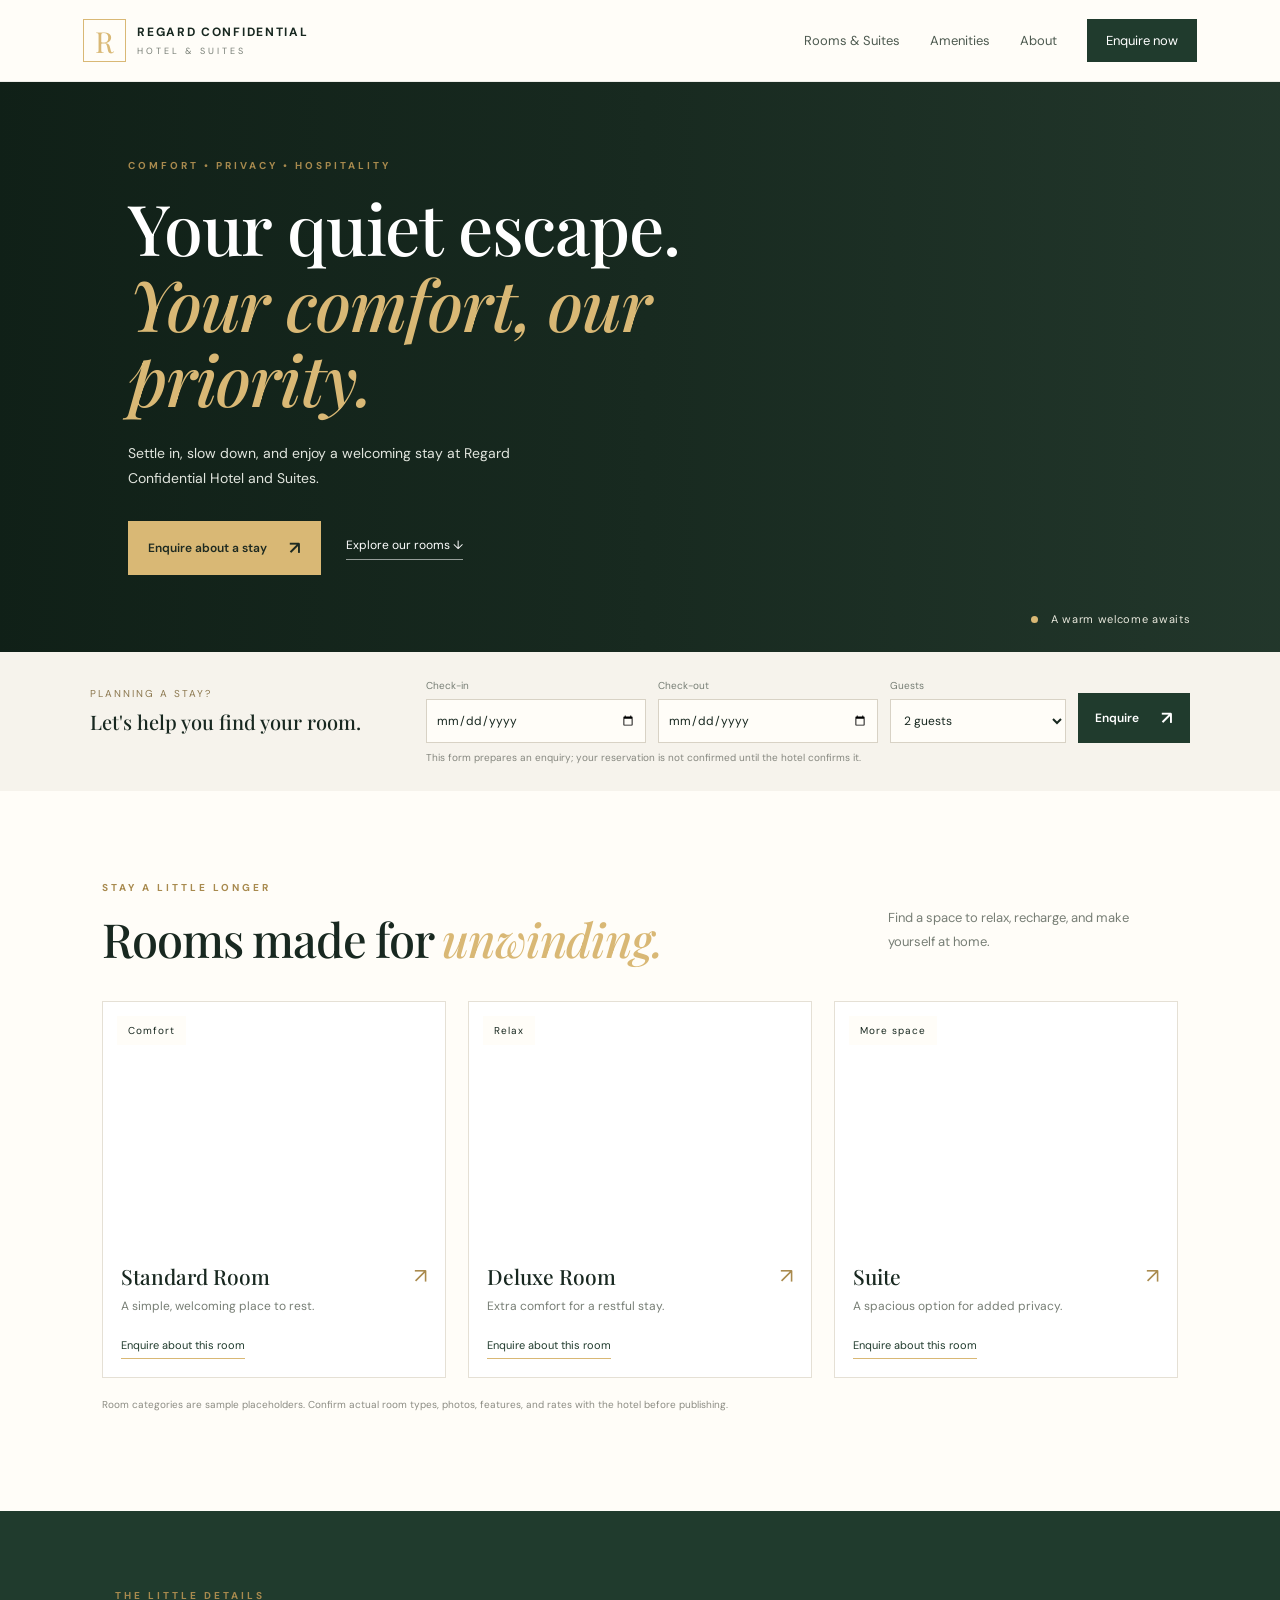
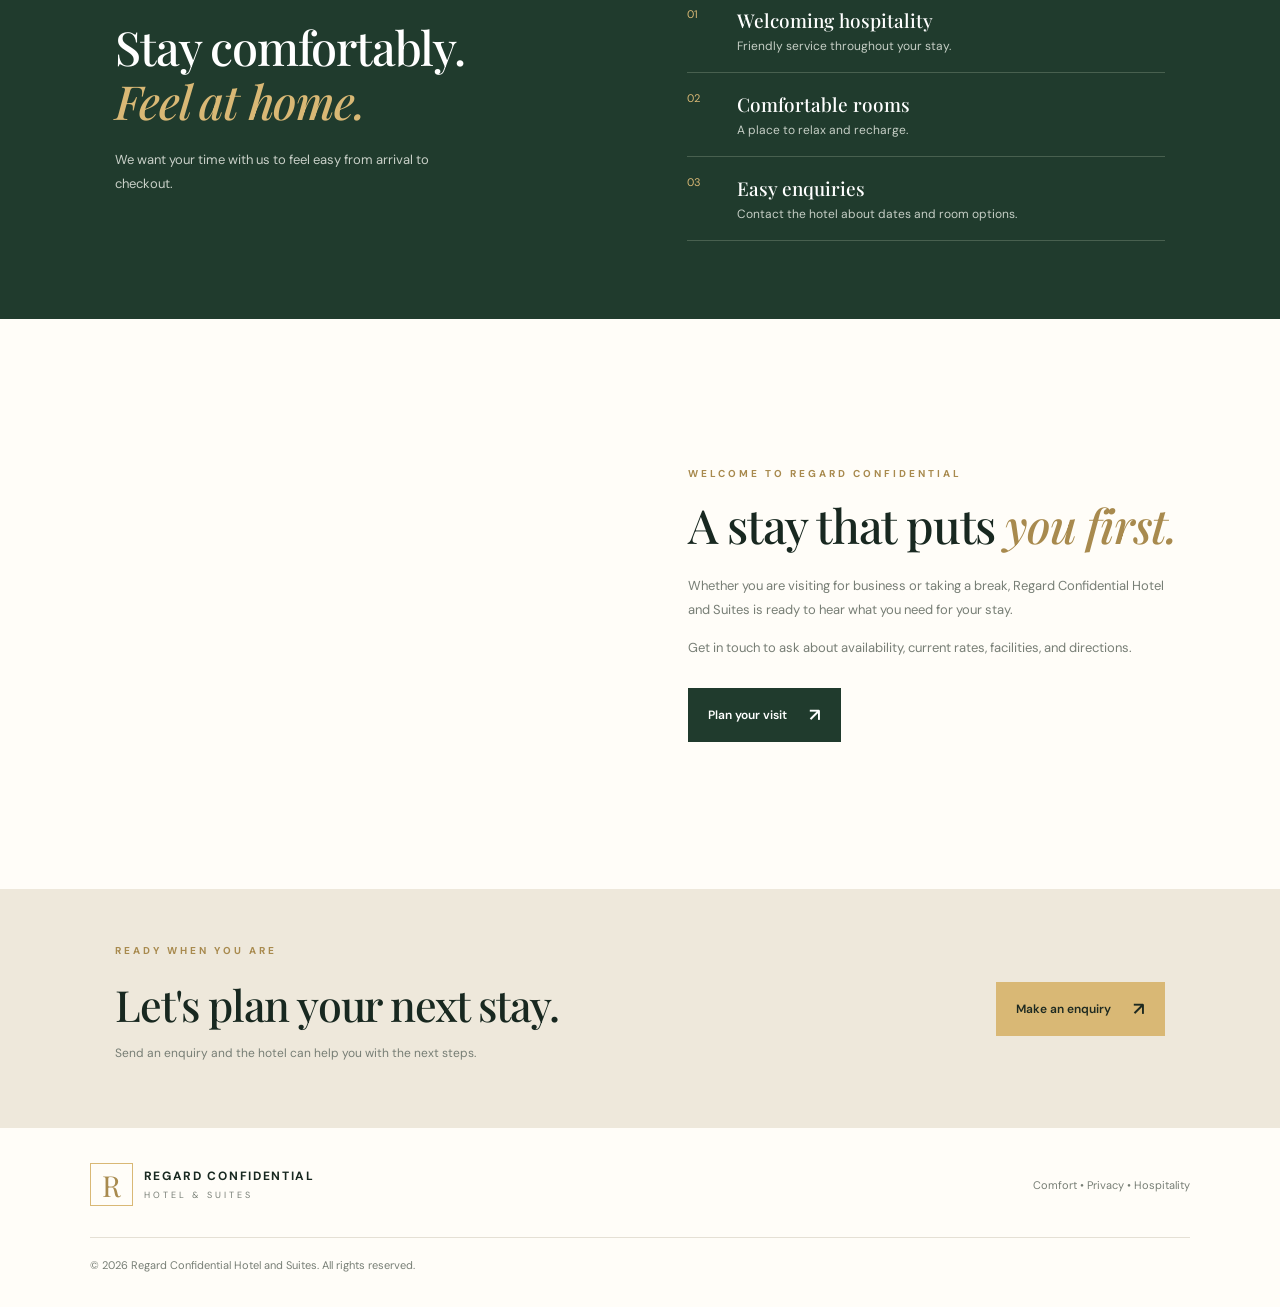
<file: index.html>
<!DOCTYPE html>
<html lang="en">
<head>
  <meta charset="UTF-8">
  <meta name="viewport" content="width=device-width, initial-scale=1.0">
  <meta name="description" content="Discover Regard Confidential Hotel and Suites. Explore rooms, amenities, and contact the hotel to enquire about your stay.">
  <title>Regard Confidential Hotel & Suites</title>
  <link rel="stylesheet" href="style.css">
</head>
<body>
  <header class="site-header">
    <a class="brand" href="#home" aria-label="Regard Confidential Hotel home">
      <span class="brand-mark">R</span>
      <span><strong>REGARD CONFIDENTIAL</strong><small>HOTEL & SUITES</small></span>
    </a>
    <button class="menu-toggle" id="menuToggle" aria-label="Open navigation" aria-expanded="false">☰</button>
    <nav id="mainNav">
      <a href="#rooms">Rooms & Suites</a>
      <a href="#amenities">Amenities</a>
      <a href="#about">About</a>
      <a class="nav-book" href="#booking">Enquire now</a>
    </nav>
  </header>

  <main>
    <section class="hero" id="home">
      <div class="hero-shade"></div>
      <div class="hero-content">
        <p class="eyebrow">COMFORT • PRIVACY • HOSPITALITY</p>
        <h1>Your quiet escape.<br><em>Your comfort, our priority.</em></h1>
        <p class="hero-copy">Settle in, slow down, and enjoy a welcoming stay at Regard Confidential Hotel and Suites.</p>
        <div class="hero-actions">
          <a class="button button-gold" href="#booking">Enquire about a stay <span>↗</span></a>
          <a class="text-link" href="#rooms">Explore our rooms ↓</a>
        </div>
      </div>
      <div class="hero-note"><span class="dot"></span> A warm welcome awaits</div>
    </section>

    <section class="booking-strip" id="booking">
      <div><span class="field-label">Planning a stay?</span><strong>Let's help you find your room.</strong></div>
      <form id="bookingForm" class="booking-form">
        <label>Check-in <input type="date" id="checkin" required></label>
        <label>Check-out <input type="date" id="checkout" required></label>
        <label>Guests
          <select id="guests"><option>1 guest</option><option selected>2 guests</option><option>3 guests</option><option>4 guests</option><option>5+ guests</option></select>
        </label>
        <button class="button button-dark" type="submit">Enquire <span>↗</span></button>
      </form>
      <p class="form-note">This form prepares an enquiry; your reservation is not confirmed until the hotel confirms it.</p>
    </section>

    <section class="section rooms-section" id="rooms">
      <div class="section-heading">
        <div><p class="eyebrow">STAY A LITTLE LONGER</p><h2>Rooms made for <em>unwinding.</em></h2></div>
        <p>Find a space to relax, recharge, and make yourself at home.</p>
      </div>
      <div class="room-grid">
        <article class="room-card">
          <div class="room-image room-one"><span class="image-tag">Comfort</span></div>
          <div class="room-details"><div><h3>Standard Room</h3><p>A simple, welcoming place to rest.</p></div><span class="room-arrow">↗</span></div>
          <button class="room-enquire" data-room="Standard Room">Enquire about this room</button>
        </article>
        <article class="room-card">
          <div class="room-image room-two"><span class="image-tag">Relax</span></div>
          <div class="room-details"><div><h3>Deluxe Room</h3><p>Extra comfort for a restful stay.</p></div><span class="room-arrow">↗</span></div>
          <button class="room-enquire" data-room="Deluxe Room">Enquire about this room</button>
        </article>
        <article class="room-card">
          <div class="room-image room-three"><span class="image-tag">More space</span></div>
          <div class="room-details"><div><h3>Suite</h3><p>A spacious option for added privacy.</p></div><span class="room-arrow">↗</span></div>
          <button class="room-enquire" data-room="Suite">Enquire about this room</button>
        </article>
      </div>
      <p class="disclaimer">Room categories are sample placeholders. Confirm actual room types, photos, features, and rates with the hotel before publishing.</p>
    </section>

    <section class="amenities" id="amenities">
      <div class="amenities-intro"><p class="eyebrow">THE LITTLE DETAILS</p><h2>Stay comfortably.<br><em>Feel at home.</em></h2><p>We want your time with us to feel easy from arrival to checkout.</p></div>
      <div class="amenity-list">
        <div><span>01</span><strong>Welcoming hospitality</strong><p>Friendly service throughout your stay.</p></div>
        <div><span>02</span><strong>Comfortable rooms</strong><p>A place to relax and recharge.</p></div>
        <div><span>03</span><strong>Easy enquiries</strong><p>Contact the hotel about dates and room options.</p></div>
      </div>
    </section>

    <section class="about-section section" id="about">
      <div class="about-image"></div>
      <div class="about-copy"><p class="eyebrow">WELCOME TO REGARD CONFIDENTIAL</p><h2>A stay that puts <em>you first.</em></h2><p>Whether you are visiting for business or taking a break, Regard Confidential Hotel and Suites is ready to hear what you need for your stay.</p><p>Get in touch to ask about availability, current rates, facilities, and directions.</p><a class="button button-dark" href="#booking">Plan your visit <span>↗</span></a></div>
    </section>

    <section class="contact-band">
      <div><p class="eyebrow">READY WHEN YOU ARE</p><h2>Let's plan your next stay.</h2><p>Send an enquiry and the hotel can help you with the next steps.</p></div>
      <a class="button button-gold" href="#booking">Make an enquiry <span>↗</span></a>
    </section>
  </main>

  <footer class="site-footer">
    <a class="brand footer-brand" href="#home"><span class="brand-mark">R</span><span><strong>REGARD CONFIDENTIAL</strong><small>HOTEL & SUITES</small></span></a>
    <p>Comfort • Privacy • Hospitality</p>
    <p class="copyright">© <span id="year"></span> Regard Confidential Hotel and Suites. All rights reserved.</p>
  </footer>
  <div class="toast" id="toast" role="status" aria-live="polite"></div>
  <script src="script.js"></script>
</body>
</html>
</file>
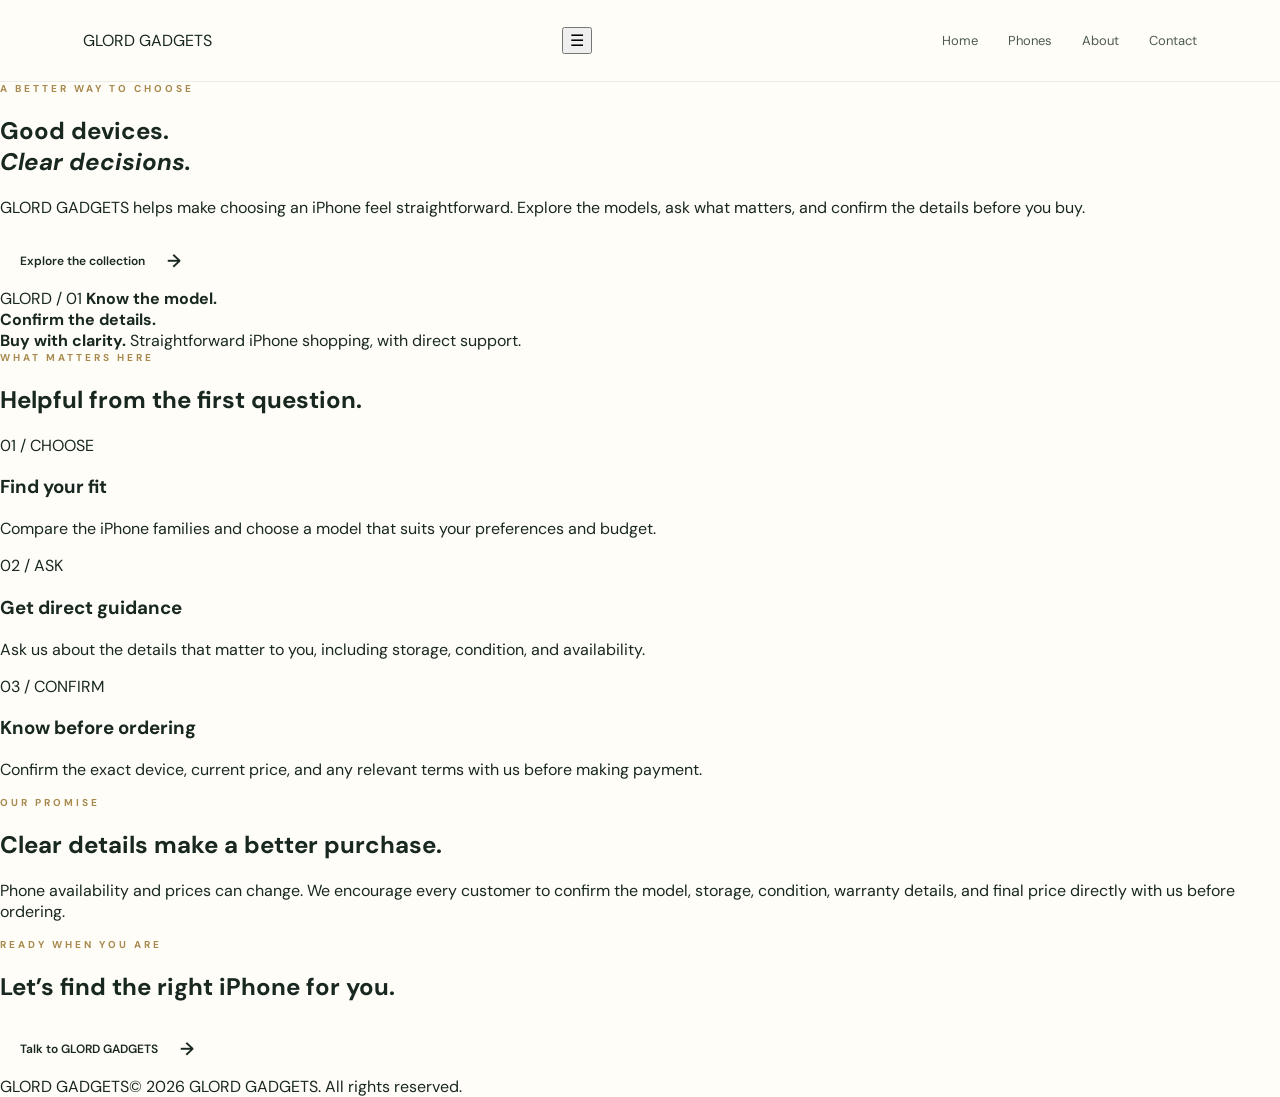
<file: about.html>
<!doctype html>
<html lang="en">
<head>
    <meta charset="UTF-8">
    <meta name="viewport" content="width=device-width, initial-scale=1">
    <title>About GLORD GADGETS | iPhone Store</title>
    <meta name="description" content="Learn how GLORD GADGETS helps you choose and order an iPhone with clear, direct support.">
    <link rel="stylesheet" href="style.css">
</head>
<body>
    <header class="site-header">
        <a class="logo" href="index.html">GLORD <span>GADGETS</span></a>
        <button id="menu" class="menu-button" type="button" aria-label="Open menu" aria-expanded="false">☰</button>
        <nav id="navigation" aria-label="Main navigation">
            <a href="index.html">Home</a><a href="phones.html">Phones</a><a href="about.html" aria-current="page">About</a><a href="contact.html">Contact</a>
        </nav>
    </header>
    <main>
        <section class="about-hero">
            <div class="about-hero-copy">
                <p class="eyebrow">A BETTER WAY TO CHOOSE</p>
                <h1>Good devices.<br><em>Clear decisions.</em></h1>
                <p>GLORD GADGETS helps make choosing an iPhone feel straightforward. Explore the models, ask what matters, and confirm the details before you buy.</p>
                <a class="button dark-button" href="phones.html">Explore the collection <span aria-hidden="true">→</span></a>
            </div>
            <div class="about-hero-panel" aria-label="Our approach">
                <span class="about-panel-index">GLORD / 01</span>
                <strong>Know the model.<br>Confirm the details.<br>Buy with clarity.</strong>
                <span class="about-panel-rule"></span>
                <span class="about-panel-note">Straightforward iPhone shopping, with direct support.</span>
            </div>
        </section>

        <section class="about-principles section-wrap">
            <div class="section-heading-row">
                <p class="eyebrow">WHAT MATTERS HERE</p>
                <h2>Helpful from the first question.</h2>
            </div>
            <div class="about-principle-grid">
                <article>
                    <span>01 / CHOOSE</span>
                    <h3>Find your fit</h3>
                    <p>Compare the iPhone families and choose a model that suits your preferences and budget.</p>
                </article>
                <article>
                    <span>02 / ASK</span>
                    <h3>Get direct guidance</h3>
                    <p>Ask us about the details that matter to you, including storage, condition, and availability.</p>
                </article>
                <article>
                    <span>03 / CONFIRM</span>
                    <h3>Know before ordering</h3>
                    <p>Confirm the exact device, current price, and any relevant terms with us before making payment.</p>
                </article>
            </div>
        </section>

        <section class="about-note section-wrap">
            <div>
                <p class="eyebrow">OUR PROMISE</p>
                <h2>Clear details make a better purchase.</h2>
            </div>
            <p>Phone availability and prices can change. We encourage every customer to confirm the model, storage, condition, warranty details, and final price directly with us before ordering.</p>
        </section>

        <section class="home-cta about-cta">
            <p class="eyebrow">READY WHEN YOU ARE</p>
            <h2>Let’s find the right iPhone for you.</h2>
            <a class="button dark-button" href="contact.html">Talk to GLORD GADGETS <span aria-hidden="true">→</span></a>
        </section>
    </main>
    <footer><a class="logo" href="index.html">GLORD <span>GADGETS</span></a><span>© 2026 GLORD GADGETS. All rights reserved.</span></footer>
    <script src="script.js"></script>
</body>
</html>
</file>
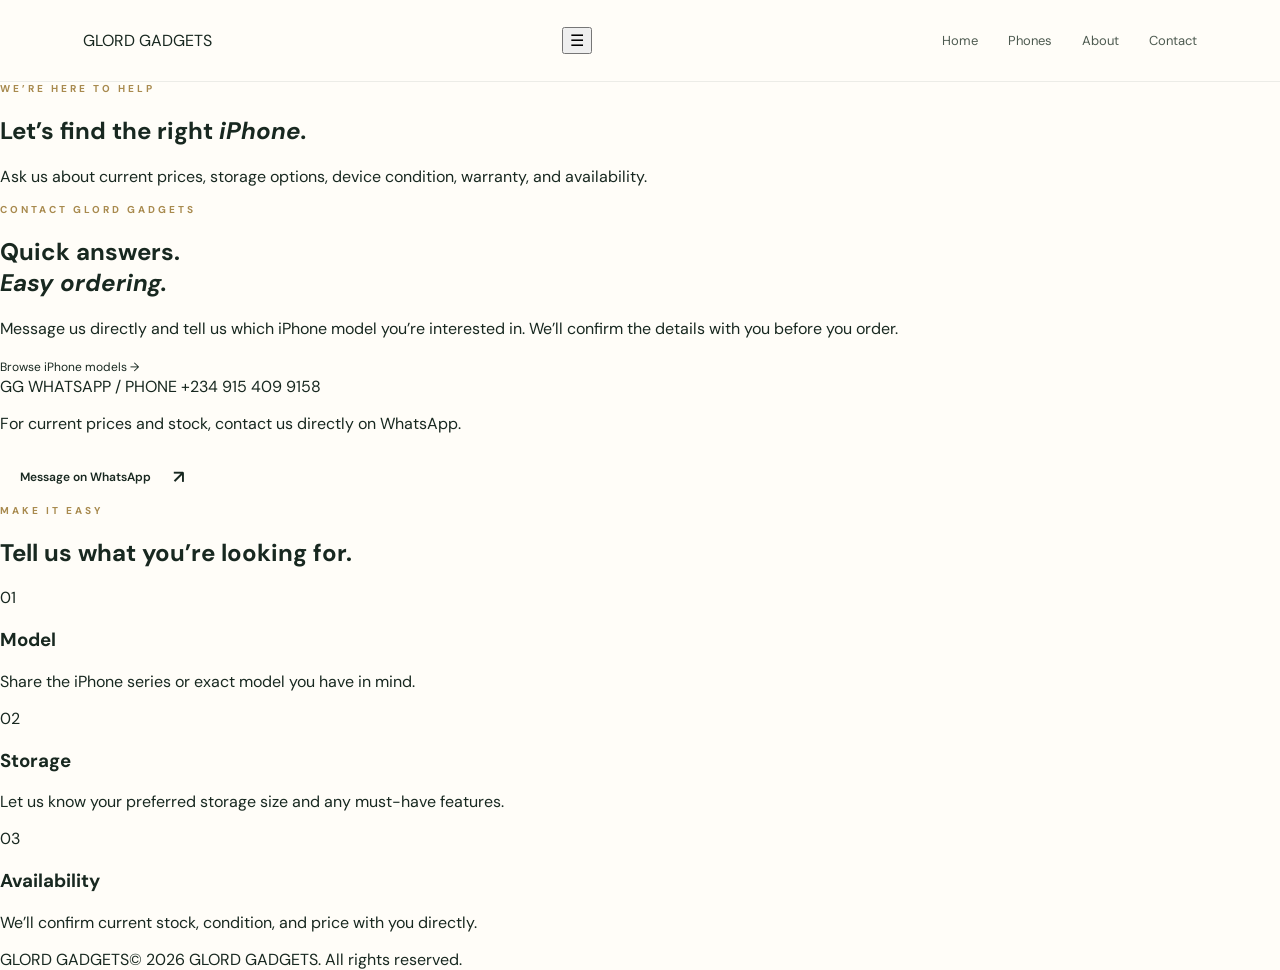
<file: contact.html>
<!doctype html>
<html lang="en">
<head>
    <meta charset="UTF-8">
    <meta name="viewport" content="width=device-width, initial-scale=1">
    <title>Contact GLORD GADGETS</title>
    <meta name="description" content="Contact GLORD GADGETS on WhatsApp to ask about iPhone prices, storage, and availability.">
    <link rel="stylesheet" href="style.css">
</head>
<body>
    <header class="site-header">
        <a class="logo" href="index.html">GLORD <span>GADGETS</span></a>
        <button id="menu" class="menu-button" type="button" aria-label="Open menu" aria-expanded="false">☰</button>
        <nav id="navigation" aria-label="Main navigation">
            <a href="index.html">Home</a><a href="phones.html">Phones</a><a href="about.html">About</a><a href="contact.html" aria-current="page">Contact</a>
        </nav>
    </header>
    <main>
        <section class="contact-page-intro">
            <p class="eyebrow">WE’RE HERE TO HELP</p>
            <h1>Let’s find the right <em>iPhone.</em></h1>
            <p>Ask us about current prices, storage options, device condition, warranty, and availability.</p>
        </section>
        <section class="contact-page-content section-wrap" aria-label="Contact information">
            <div class="contact-page-copy">
                <p class="eyebrow">CONTACT GLORD GADGETS</p>
                <h2>Quick answers.<br><em>Easy ordering.</em></h2>
                <p>Message us directly and tell us which iPhone model you’re interested in. We’ll confirm the details with you before you order.</p>
                <a class="text-link" href="phones.html">Browse iPhone models <span aria-hidden="true">→</span></a>
            </div>
            <div class="contact-card contact-page-card">
                <span class="contact-card-mark" aria-hidden="true">GG</span>
                <span class="contact-label">WHATSAPP / PHONE</span>
                <a class="contact-number" href="tel:+2349154099158">+234 915 409 9158</a>
                <p>For current prices and stock, contact us directly on WhatsApp.</p>
                <a class="button dark-button" href="https://wa.me/2349154099158?text=Hello%20GLORD%20GADGETS%2C%20I%20would%20like%20to%20ask%20about%20your%20iPhones." target="_blank" rel="noopener noreferrer">Message on WhatsApp <span aria-hidden="true">↗</span></a>
            </div>
        </section>
        <section class="contact-next section-wrap" aria-label="What to include in your message">
            <p class="eyebrow">MAKE IT EASY</p>
            <h2>Tell us what you’re looking for.</h2>
            <div class="contact-next-grid">
                <article><span>01</span><h3>Model</h3><p>Share the iPhone series or exact model you have in mind.</p></article>
                <article><span>02</span><h3>Storage</h3><p>Let us know your preferred storage size and any must-have features.</p></article>
                <article><span>03</span><h3>Availability</h3><p>We’ll confirm current stock, condition, and price with you directly.</p></article>
            </div>
        </section>
    </main>
    <footer><a class="logo" href="index.html">GLORD <span>GADGETS</span></a><span>© 2026 GLORD GADGETS. All rights reserved.</span></footer>
    <script src="script.js"></script>
</body>
</html>
</file>
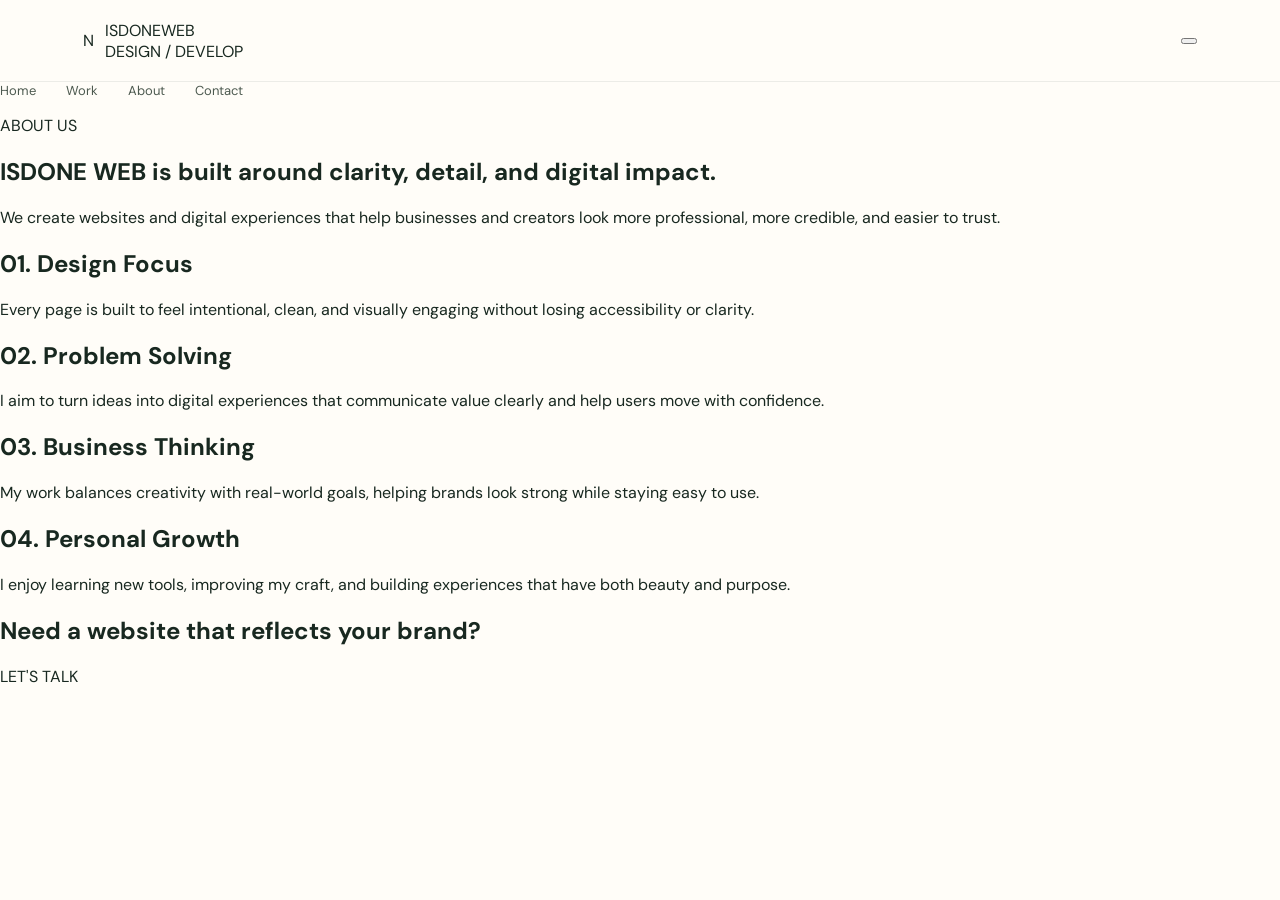
<file: features.html>
<!DOCTYPE html>
<html lang="en">
<head>
  <meta charset="UTF-8">
  <meta name="viewport" content="width=device-width, initial-scale=1.0">
  <title>About | ISDONE WEB</title>
  <link rel="preconnect" href="https://fonts.googleapis.com">
  <link rel="preconnect" href="https://fonts.gstatic.com" crossorigin>
  <link href="https://fonts.googleapis.com/css2?family=DM+Sans:wght@400;500;700&family=Playfair+Display:wght@600;700&display=swap" rel="stylesheet">
  <link rel="stylesheet" href="style.css">
</head>
<body>
  <header class="site-header">
    <div class="brand">
      <div class="brand-icon">N</div>
      <div>
        <div class="brand-name">ISDONE<span>WEB</span></div>
        <div class="tagline">DESIGN / DEVELOP</div>
      </div>
    </div>

    <button class="menu" id="menuButton" aria-label="Open menu" aria-expanded="false">
      <i></i><i></i><i></i>
    </button>
  </header>

  <nav id="mobileNav" class="mobile-nav" aria-label="Main navigation">
    <a href="index.html">Home</a>
    <a href="result.html">Work</a>
    <a href="features.html">About</a>
    <a href="contact.html">Contact</a>
  </nav>

  <main class="page-shell">
    <section class="page-hero">
      <p class="section-label">ABOUT US</p>
      <h1>ISDONE WEB is built around <span>clarity, detail, and digital impact.</span></h1>
      <p>
        We create websites and digital experiences that help businesses and creators look more professional, more credible, and easier to trust.
      </p>
    </section>

    <section class="feature-grid" aria-label="About details">
      <article class="feature-card">
        <h2>01. Design Focus</h2>
        <p>Every page is built to feel intentional, clean, and visually engaging without losing accessibility or clarity.</p>
      </article>

      <article class="feature-card">
        <h2>02. Problem Solving</h2>
        <p>I aim to turn ideas into digital experiences that communicate value clearly and help users move with confidence.</p>
      </article>

      <article class="feature-card">
        <h2>03. Business Thinking</h2>
        <p>My work balances creativity with real-world goals, helping brands look strong while staying easy to use.</p>
      </article>

      <article class="feature-card">
        <h2>04. Personal Growth</h2>
        <p>I enjoy learning new tools, improving my craft, and building experiences that have both beauty and purpose.</p>
      </article>
    </section>

    <section class="cta-panel">
      <h2>Need a website that reflects your brand?</h2>
      <a href="contact.html" class="btn primary">LET'S TALK</a>
    </section>
  </main>

  <script src="script.js"></script>
</body>
</html>
</file>
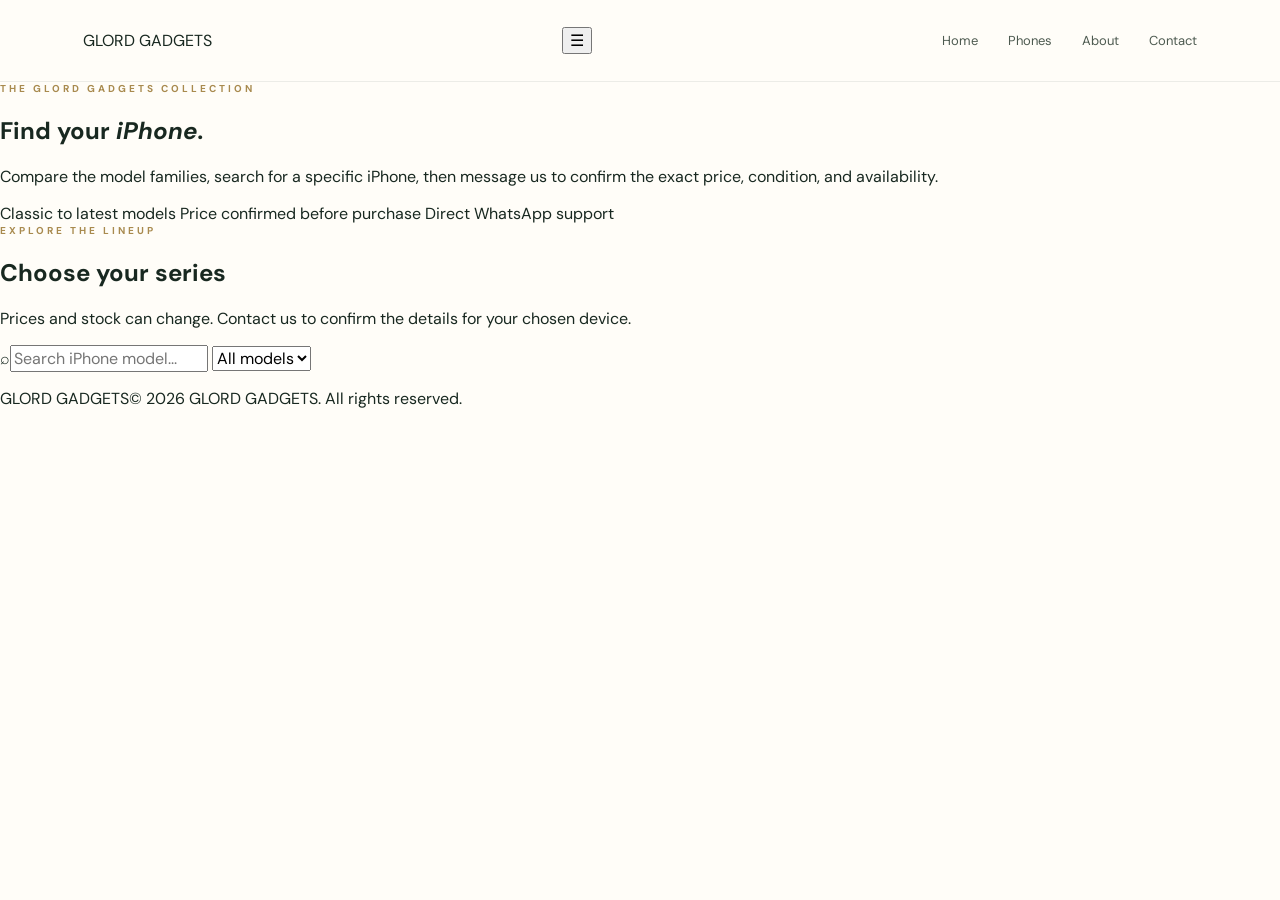
<file: phones.html>
<!doctype html>
<html lang="en">
<head>
    <meta charset="UTF-8">
    <meta name="viewport" content="width=device-width, initial-scale=1">
    <title>Shop iPhones | GLORD GADGETS</title>
    <meta name="description" content="Browse iPhone models at GLORD GADGETS, filter the collection, and order by WhatsApp.">
    <link rel="stylesheet" href="style.css">
</head>
<body>
    <header class="site-header">
        <a class="logo" href="index.html">GLORD <span>GADGETS</span></a>
        <button id="menu" class="menu-button" type="button" aria-label="Open menu" aria-expanded="false">☰</button>
        <nav id="navigation" aria-label="Main navigation">
            <a href="index.html">Home</a><a href="phones.html" aria-current="page">Phones</a><a href="about.html">About</a><a href="contact.html">Contact</a>
        </nav>
    </header>
    <main>
        <section class="catalogue-heading">
            <p class="eyebrow">THE GLORD GADGETS COLLECTION</p>
            <h1>Find your <em>iPhone.</em></h1>
            <p>Compare the model families, search for a specific iPhone, then message us to confirm the exact price, condition, and availability.</p>
            <div class="catalogue-points" aria-label="Shopping details">
                <span>Classic to latest models</span>
                <span>Price confirmed before purchase</span>
                <span>Direct WhatsApp support</span>
            </div>
        </section>
        <section class="shop-section catalogue-section" aria-label="iPhone catalogue">
            <div class="catalogue-toolbar">
                <div>
                    <p class="eyebrow">EXPLORE THE LINEUP</p>
                    <h2>Choose your series</h2>
                </div>
                <p>Prices and stock can change. Contact us to confirm the details for your chosen device.</p>
            </div>
            <div class="filters">
                <label class="search-wrap"><span aria-hidden="true">⌕</span><input id="search" type="search" placeholder="Search iPhone model..." aria-label="Search iPhone model"></label>
                <select id="filter" aria-label="Filter models">
                    <option value="all">All models</option><option value="classic">Classic</option><option value="x">X Series</option>
                    <option value="11">iPhone 11</option><option value="12">iPhone 12</option><option value="13">iPhone 13</option>
                    <option value="14">iPhone 14</option><option value="15">iPhone 15</option><option value="16">iPhone 16</option><option value="17">iPhone 17</option>
                </select>
            </div>
            <p id="result-count" class="result-count" aria-live="polite"></p>
            <div id="products" class="products"></div>
        </section>
    </main>
    <footer><a class="logo" href="index.html">GLORD <span>GADGETS</span></a><span>© 2026 GLORD GADGETS. All rights reserved.</span></footer>
    <script src="script.js"></script>
</body>
</html>
</file>
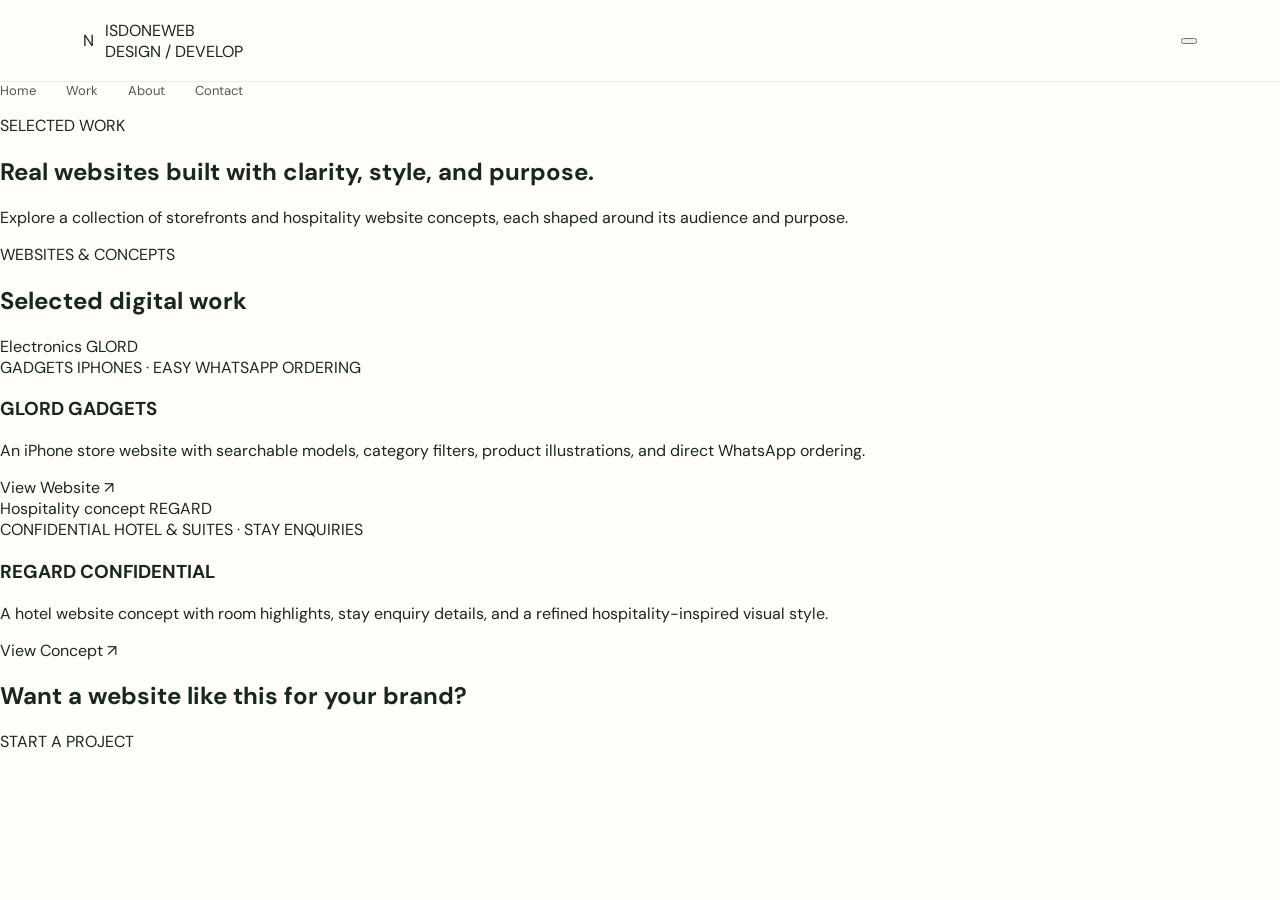
<file: result.html>
<!DOCTYPE html>
<html lang="en">
<head>
    <meta charset="UTF-8">
    <meta name="viewport" content="width=device-width, initial-scale=1.0">
    <title>Work | ISDONE WEB</title>
    <link rel="preconnect" href="https://fonts.googleapis.com">
    <link rel="preconnect" href="https://fonts.gstatic.com" crossorigin>
    <link href="https://fonts.googleapis.com/css2?family=DM+Sans:wght@400;500;700&family=Playfair+Display:wght@600;700&display=swap" rel="stylesheet">
    <link rel="stylesheet" href="style.css">
</head>
<body>
    <header class="site-header">
        <div class="brand">
            <div class="brand-icon">N</div>
            <div>
                <div class="brand-name">ISDONE<span>WEB</span></div>
                <div class="tagline">DESIGN / DEVELOP</div>
            </div>
        </div>

        <button class="menu" id="menuButton" aria-label="Open menu" aria-expanded="false">
            <i></i><i></i><i></i>
        </button>
    </header>

    <nav id="mobileNav" class="mobile-nav" aria-label="Main navigation">
        <a href="index.html">Home</a>
        <a href="result.html">Work</a>
        <a href="features.html">About</a>
        <a href="contact.html">Contact</a>
    </nav>

    <main class="page-shell">
        <section class="page-hero">
            <p class="section-label">SELECTED WORK</p>
            <h1>Real websites built with <span>clarity, style, and purpose.</span></h1>
            <p>
                Explore a collection of storefronts and hospitality website concepts, each shaped around its audience and purpose.
            </p>
        </section>

        <section class="showcase-section" aria-label="Websites and concepts built by ISDONE WEB">
            <div class="showcase-header">
                <p class="section-label">WEBSITES & CONCEPTS</p>
                <h2>Selected digital work</h2>
            </div>

            <div class="project-showcase">
                <article class="project-card">
                    <a class="project-preview preview-one" href="glord-gadgets/index.html" aria-label="Open the GLORD GADGETS website">
                        <span class="project-tag">Electronics</span>
                        <span class="preview-title">GLORD<br>GADGETS</span>
                        <span class="preview-caption">IPHONES · EASY WHATSAPP ORDERING</span>
                    </a>
                    <div class="project-content">
                        <h3>GLORD GADGETS</h3>
                        <p>An iPhone store website with searchable models, category filters, product illustrations, and direct WhatsApp ordering.</p>
                        <div class="project-actions">
                            <a href="glord-gadgets/index.html" class="project-link">View Website <span aria-hidden="true">↗</span></a>
                        </div>
                    </div>
                </article>

                <article class="project-card">
                    <a class="project-preview preview-two" href="projects/regard-confidential-hotel/index.html" aria-label="Open the Regard Confidential Hotel website concept">
                        <span class="project-tag">Hospitality concept</span>
                        <span class="preview-title">REGARD<br>CONFIDENTIAL</span>
                        <span class="preview-caption">HOTEL & SUITES · STAY ENQUIRIES</span>
                    </a>
                    <div class="project-content">
                        <h3>REGARD CONFIDENTIAL</h3>
                        <p>A hotel website concept with room highlights, stay enquiry details, and a refined hospitality-inspired visual style.</p>
                        <div class="project-actions">
                            <a href="projects/regard-confidential-hotel/index.html" class="project-link">View Concept <span aria-hidden="true">↗</span></a>
                        </div>
                    </div>
                </article>

            </div>
        </section>

        <section class="cta-panel">
            <h2>Want a website like this for your brand?</h2>
            <a href="contact.html" class="btn primary">START A PROJECT</a>
        </section>
    </main>

    <script src="script.js"></script>
</body>
</html>
</file>
<file: style.css>
@import url('https://fonts.googleapis.com/css2?family=DM+Sans:wght@400;500;600;700&family=Playfair+Display:ital,wght@0,500;0,600;0,700;1,500;1,600&display=swap');
:root{--ink:#182820;--green:#203b2d;--green2:#2e4b3a;--gold:#d9b875;--cream:#f6f3ec;--paper:#fffdf8;--muted:#777e75;--line:#e5e0d5}
*{box-sizing:border-box}html{scroll-behavior:smooth;scroll-padding-top:85px}body{margin:0;background:var(--paper);color:var(--ink);font-family:'DM Sans',Arial,sans-serif}a{color:inherit;text-decoration:none}button,input,select{font:inherit}.site-header{height:82px;padding:0 6.5%;display:flex;align-items:center;justify-content:space-between;background:var(--paper);position:sticky;top:0;z-index:10;border-bottom:1px solid rgba(24,40,32,.08)}.brand{display:flex;align-items:center;gap:11px}.brand-mark{width:43px;height:43px;border:1px solid var(--gold);color:var(--gold);display:grid;place-items:center;font-family:'Playfair Display',serif;font-size:29px}.brand strong,.brand small{display:block;letter-spacing:1.7px}.brand strong{font-size:12px}.brand small{font-size:9px;letter-spacing:3px;margin-top:5px;color:var(--muted)}nav{display:flex;align-items:center;gap:30px;font-size:13px}nav a:not(.nav-book){color:#4d5a50}nav a:hover{color:#a17b37}.nav-book{background:var(--green);color:white;padding:13px 19px}.menu-toggle{display:none;background:none;border:0;font-size:25px;color:var(--green)}
.hero{min-height:570px;position:relative;display:flex;align-items:center;background:#24392d url('https://images.unsplash.com/photo-1611892440504-42a792e24d32?auto=format&fit=crop&w=2000&q=85') center 55%/cover no-repeat;color:white}.hero-shade{position:absolute;inset:0;background:linear-gradient(90deg,rgba(12,27,19,.83),rgba(12,27,19,.52) 48%,rgba(12,27,19,.08))}.hero-content{position:relative;z-index:1;padding:70px 10%;max-width:850px}.eyebrow{font-size:10px;letter-spacing:3px;font-weight:700;color:#a88a4e;margin:0 0 18px}.hero h1,.section h2,.amenities h2,.contact-band h2{font-family:'Playfair Display',Georgia,serif;font-weight:500;letter-spacing:-1.2px}.hero h1{font-size:clamp(40px,6vw,70px);line-height:1.08;margin:0;max-width:730px}.hero h1 em,.section h2 em,.amenities h2 em,.about-copy h2 em{color:var(--gold);font-weight:500}.hero-copy{max-width:430px;color:#e1e5de;line-height:1.8;font-size:14px;margin:24px 0 30px}.hero-actions{display:flex;align-items:center;gap:25px;flex-wrap:wrap}.button{display:inline-flex;align-items:center;justify-content:center;gap:22px;padding:15px 20px;border:0;font-weight:600;font-size:12px;cursor:pointer}.button-gold{background:var(--gold);color:#1e2a21}.button-dark{background:var(--green);color:white}.button span{font-size:18px}.text-link{font-size:12px;border-bottom:1px solid rgba(255,255,255,.55);padding-bottom:6px}.hero-note{position:absolute;bottom:26px;right:7%;font-size:11px;letter-spacing:.7px;color:#e8e8dd}.dot{display:inline-block;width:7px;height:7px;background:var(--gold);border-radius:50%;margin-right:9px}
.booking-strip{padding:27px 7%;background:var(--cream);display:grid;grid-template-columns:1fr 2.5fr;gap:8px 30px;align-items:center}.field-label{display:block;font-size:10px;letter-spacing:2px;color:#8b774e;text-transform:uppercase;margin-bottom:8px}.booking-strip>div strong{font-family:'Playfair Display',serif;font-size:20px;font-weight:500}.booking-form{display:grid;grid-template-columns:1fr 1fr .8fr auto;gap:12px;align-items:end}.booking-form label{font-size:10px;color:var(--muted);display:flex;flex-direction:column;gap:7px}.booking-form input,.booking-form select{width:100%;min-width:0;border:1px solid #d8d2c5;background:#fffdf8;padding:12px 9px;color:var(--ink);font-size:12px}.booking-form .button{padding:13px 17px;white-space:nowrap}.form-note{grid-column:2;color:#85877f;font-size:10px;margin:0}
.section{padding:90px 8%}.section-heading{display:flex;align-items:end;justify-content:space-between;gap:25px;margin-bottom:35px}.section h2,.amenities h2,.about-copy h2{font-size:clamp(32px,4vw,47px);line-height:1.15;margin:0}.section-heading>p{max-width:290px;color:var(--muted);font-size:13px;line-height:1.8}.room-grid{display:grid;grid-template-columns:repeat(3,1fr);gap:22px}.room-card{border:1px solid var(--line);background:white;padding-bottom:18px}.room-image{height:240px;position:relative;background-size:cover;background-position:center}.room-one{background-image:url('https://images.unsplash.com/photo-1611892440504-42a792e24d32?auto=format&fit=crop&w=900&q=80')}.room-two{background-image:url('https://images.unsplash.com/photo-1616594039964-ae9021a400a0?auto=format&fit=crop&w=900&q=80')}.room-three{background-image:url('https://images.unsplash.com/photo-1590490360182-c33d57733427?auto=format&fit=crop&w=900&q=80')}.image-tag{position:absolute;left:14px;top:14px;background:var(--paper);padding:8px 11px;font-size:10px;letter-spacing:1px}.room-details{display:flex;align-items:start;justify-content:space-between;padding:20px 18px 10px}.room-details h3{font-family:'Playfair Display',serif;font-size:21px;font-weight:500;margin:0 0 7px}.room-details p{font-size:12px;color:var(--muted);margin:0;line-height:1.6}.room-arrow{font-size:21px;color:#a98a4d}.room-enquire{margin:12px 18px 0;background:none;border:0;border-bottom:1px solid var(--gold);padding:0 0 6px;font-size:11px;color:var(--green);cursor:pointer}.disclaimer{font-size:10px;color:#8c8c83;margin-top:20px}
.amenities{background:var(--green);color:white;padding:78px 9%;display:grid;grid-template-columns:1fr 1fr;gap:9%}.amenities-intro>p:not(.eyebrow){max-width:320px;font-size:13px;color:#c9d0c8;line-height:1.8;margin-top:20px}.amenity-list>div{display:grid;grid-template-columns:36px 1fr;gap:5px 14px;padding:18px 0;border-bottom:1px solid #48604f}.amenity-list span{grid-row:span 2;color:var(--gold);font-size:11px}.amenity-list strong{font-family:'Playfair Display',serif;font-weight:500;font-size:19px}.amenity-list p{margin:0;color:#c5cec5;font-size:12px}
.about-section{display:grid;grid-template-columns:1fr 1fr;gap:9%;align-items:center}.about-image{min-height:390px;background:url('https://images.unsplash.com/photo-1566073771259-6a8506099945?auto=format&fit=crop&w=1000&q=85') center/cover}.about-copy h2{margin-bottom:22px}.about-copy h2 em{color:#a88a4e}.about-copy>p:not(.eyebrow){font-size:13px;color:var(--muted);line-height:1.9}.about-copy .button{margin-top:14px}
.contact-band{padding:55px 9%;background:#eee8db;display:flex;align-items:center;justify-content:space-between;gap:25px}.contact-band h2{font-size:clamp(30px,4vw,43px);margin:0}.contact-band>div>p:last-child{font-size:12px;color:var(--muted)}.site-footer{padding:35px 7%;display:flex;align-items:center;justify-content:space-between;gap:20px;flex-wrap:wrap}.footer-brand .brand-mark{color:#a88a4e}.site-footer>p{font-size:11px;color:var(--muted)}.copyright{width:100%;border-top:1px solid var(--line);padding-top:20px;margin-bottom:0}.toast{position:fixed;left:50%;bottom:22px;transform:translate(-50%,20px);background:#172d21;color:white;padding:14px 20px;font-size:13px;box-shadow:0 8px 30px #0002;opacity:0;pointer-events:none;transition:.25s;z-index:20;max-width:90%;text-align:center}.toast.show{opacity:1;transform:translate(-50%,0)}
@media(max-width:850px){.site-header{padding:0 5%;height:74px}nav{gap:15px;font-size:11px}.booking-strip{grid-template-columns:1fr}.booking-form{grid-template-columns:repeat(2,1fr)}.form-note{grid-column:1}.section{padding:65px 6%}.room-image{height:190px}.room-grid{gap:13px}.room-details{padding:15px 12px 8px}.room-details h3{font-size:18px}.room-enquire{margin-left:12px}.about-section{gap:5%}}
@media(max-width:600px){.brand strong{font-size:10px}.brand small{font-size:8px}.brand-mark{width:38px;height:38px}.menu-toggle{display:block}nav{display:none;position:absolute;top:73px;left:0;right:0;background:var(--paper);padding:20px 6%;flex-direction:column;align-items:stretch;border-bottom:1px solid var(--line)}nav.open{display:flex}nav a{padding:10px 0}.nav-book{text-align:center}.hero{min-height:570px;background-position:58% center}.hero-content{padding:60px 7%}.hero h1{font-size:43px}.hero-copy{font-size:13px}.hero-note{right:7%;font-size:10px}.booking-strip{padding:27px 6%}.booking-form{grid-template-columns:1fr 1fr}.booking-form .button{grid-column:span 2}.section-heading{display:block}.section-heading>p{margin-top:14px}.room-grid{grid-template-columns:1fr}.room-image{height:250px}.room-details{padding:18px}.room-enquire{margin-left:18px}.amenities{grid-template-columns:1fr;gap:25px;padding:60px 7%}.about-section{grid-template-columns:1fr;padding:60px 7%;gap:30px}.about-image{min-height:270px}.contact-band{padding:40px 7%;align-items:flex-start;flex-direction:column}.site-footer{padding:30px 6%;flex-direction:column;align-items:flex-start;gap:12px}.copyright{line-height:1.6}.form-note{line-height:1.6}}
</file>
